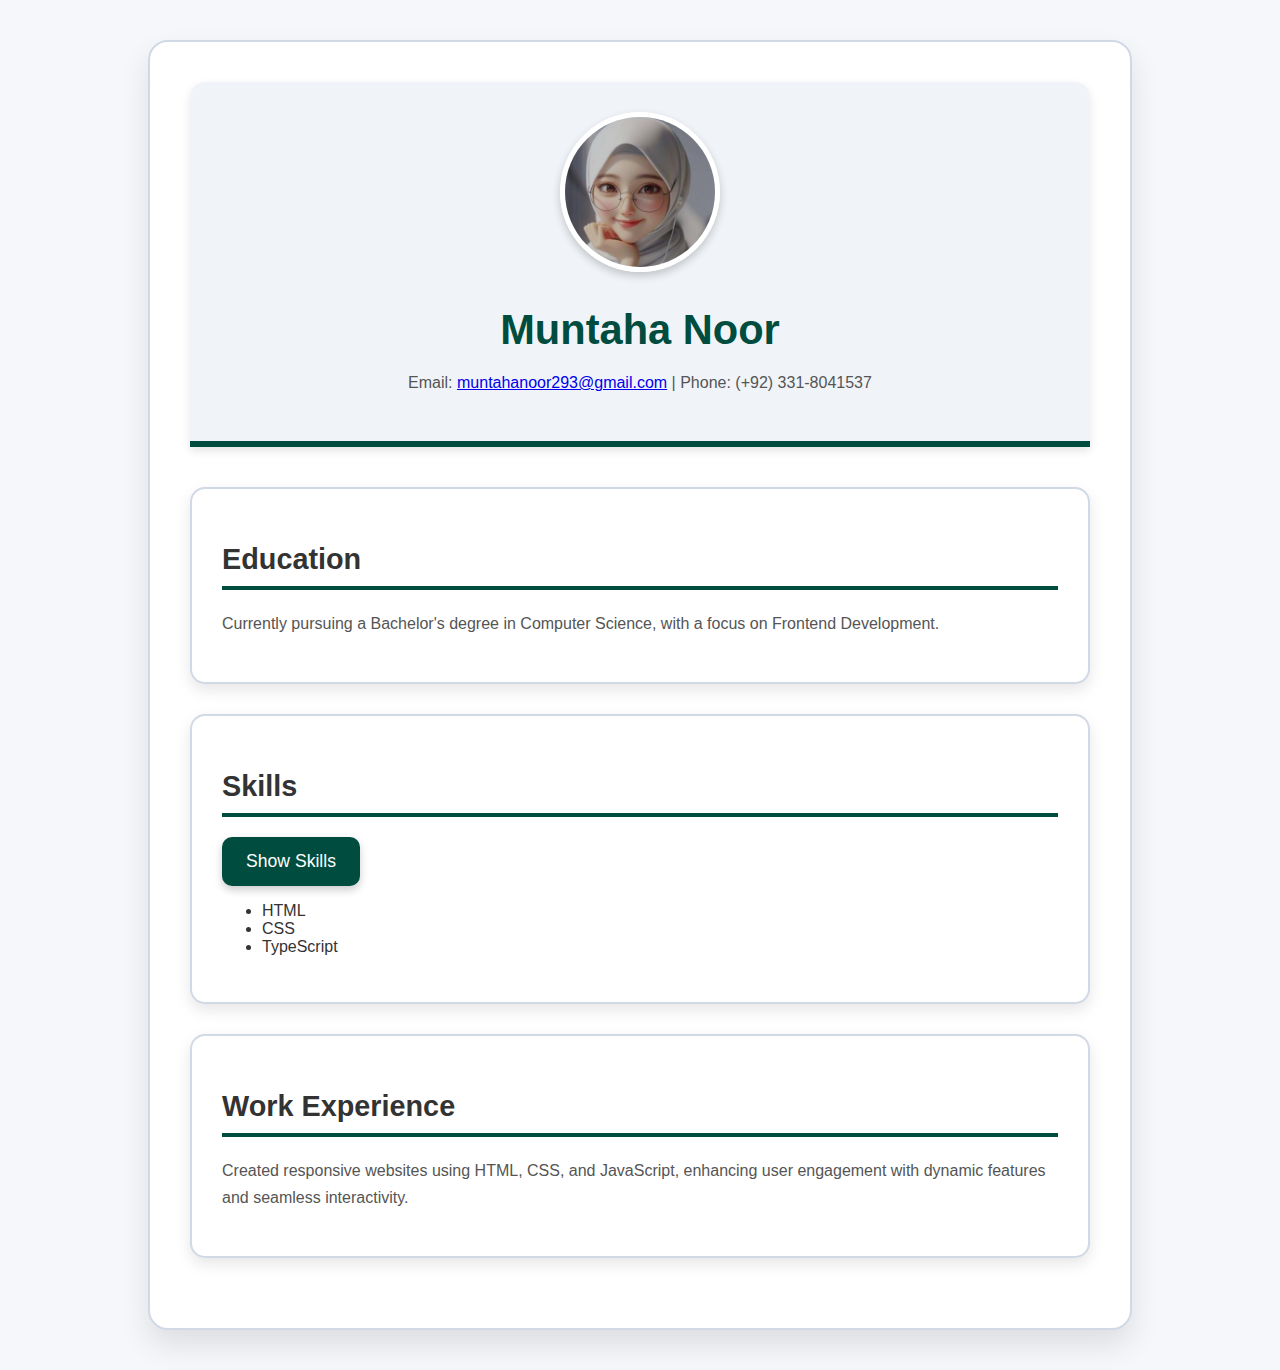
<file: Resume-Builder/MILESTONE 1/index.html>
<!DOCTYPE html>
<html lang="en">
<head>
    <meta charset="UTF-8">
    <meta name="viewport" content="width=device-width, initial-scale=1.0">
    <title>Resume Builder</title>
    <link rel="stylesheet" href="style.css">
</head>
<body>
    <div id="resume">
        <header>
            <img src="profile-pic.jpg" alt="Profile Picture" id="profile-pic">
            <h1 id="name">Muntaha Noor</h1>
            <p id="contact">Email: <a href="mailto:muntahanoor293@gmail.com">muntahanoor293@gmail.com</a> | Phone: (+92) 331-8041537</p>
        </header>
        
        <section id="education">
            <h2>Education</h2>
            <p>Currently pursuing a Bachelor's degree in Computer Science, with a focus on Frontend Development.</p>
        </section>
        
        <section id="skills">
            <h2>Skills</h2>
            <button id="toggle-skills">Show Skills</button>
            <ul id="skills-list" class="hidden">
                <li>HTML</li>
                <li>CSS</li>
                <li>TypeScript</li>
            </ul>
        </section>
        
        <section id="experience">
            <h2>Work Experience</h2>
            <p>Created responsive websites using HTML, CSS, and JavaScript, enhancing user engagement with dynamic features and seamless interactivity.</p>
            
        </section>
        
    </div>
    <script src="script.js"></script>
</body>
</html>
</file>
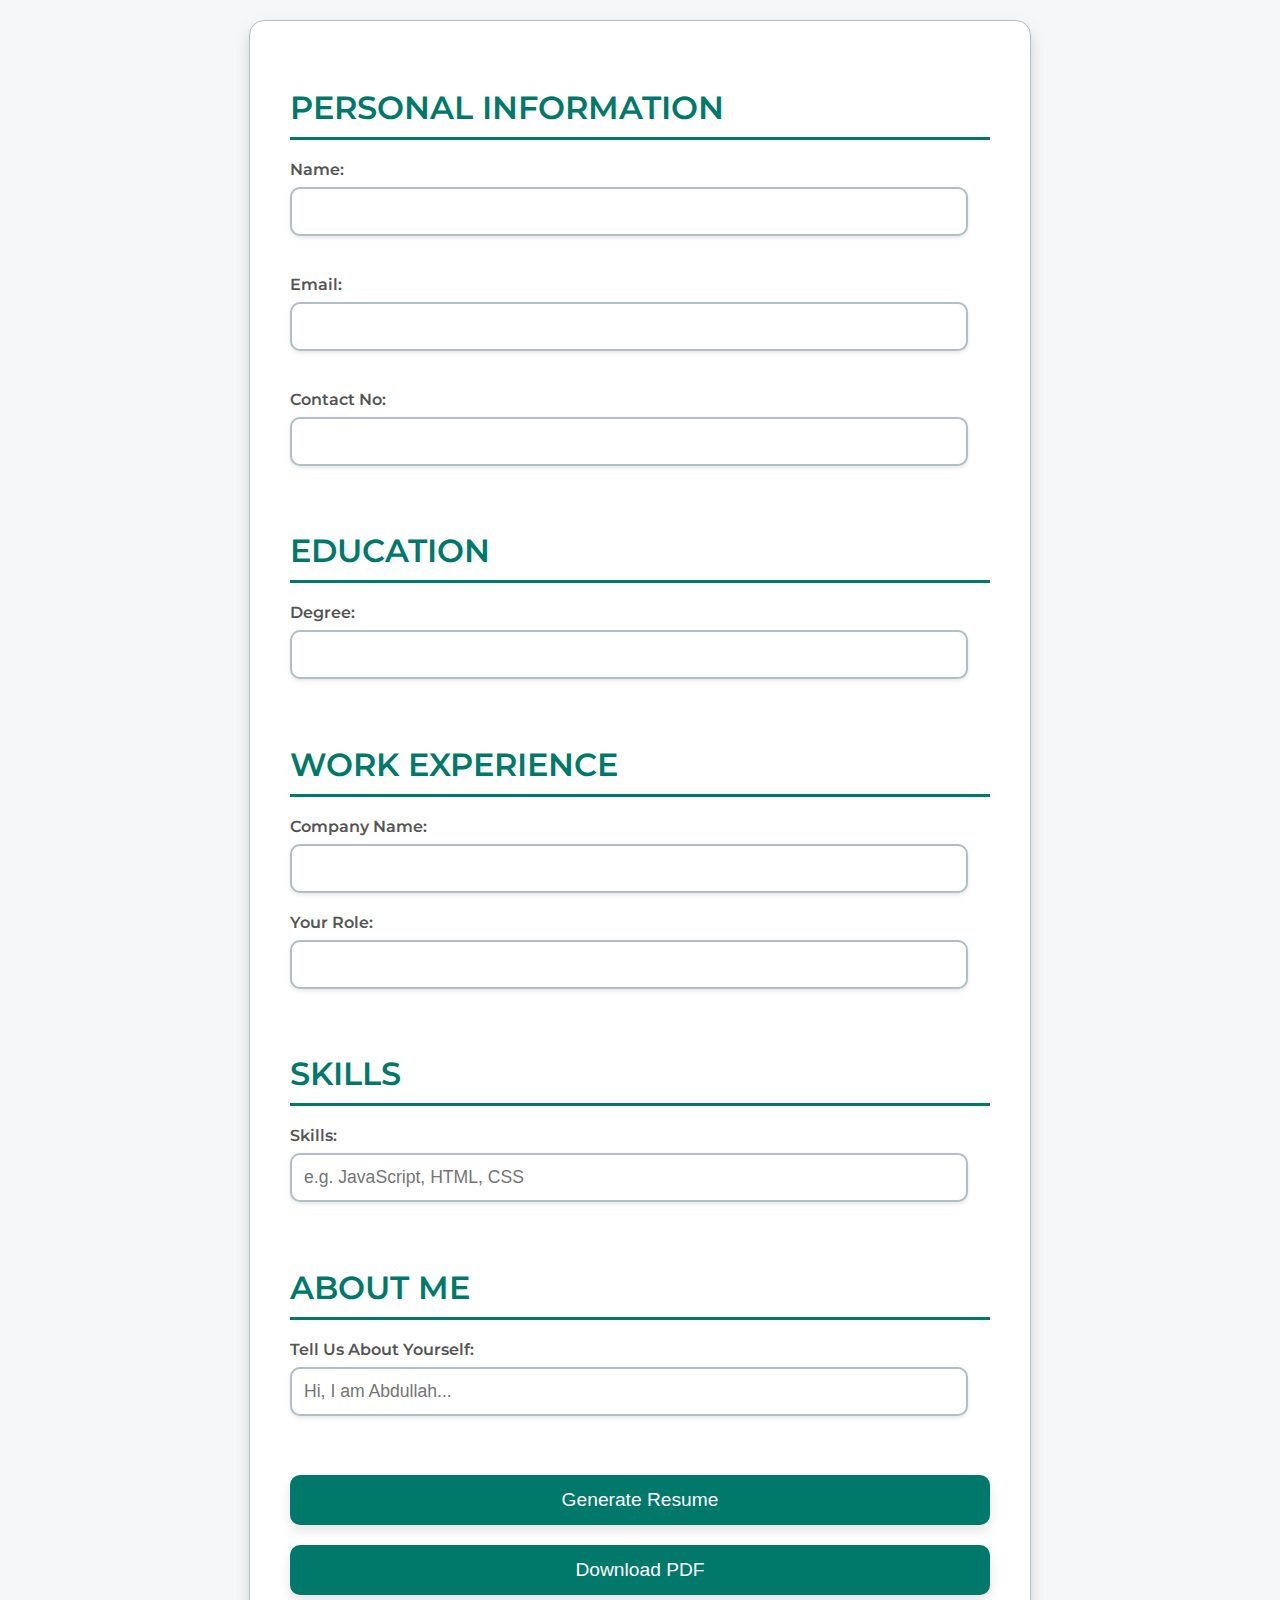
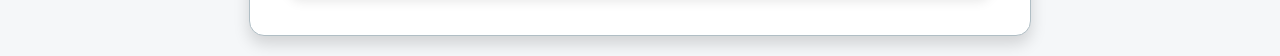
<file: Resume-Builder/MILESTONE 3 and 4/index.html>
<!DOCTYPE html>
<html lang="en">
<head>
    <meta charset="UTF-8">
    <meta name="viewport" content="width=device-width, initial-scale=1.0">
    <title>Dynamic Resume Builder</title>
    <link rel="stylesheet" href="style.css">
    <link rel="preconnect" href="https://fonts.googleapis.com">
    <link rel="preconnect" href="https://fonts.gstatic.com" crossorigin>
    <link href="https://fonts.googleapis.com/css2?family=Montserrat:ital,wght@0,100..900;1,100..900&family=SUSE:wght@100..800&display=swap" rel="stylesheet">
</head>
<body>
    <form id="resumeForm">
        <h2>Personal Information</h2>
        <label for="name">Name:</label>
        <input type="text" id="name" name="name" required><br><br>
      
        <label for="email">Email:</label>
        <input type="email" id="email" name="email" required><br><br>

        <label for="contact">Contact No:</label>
        <input type="text" id="contact" name="contact" required><br><br>
      
        <h2>Education</h2>
        <label for="education">Degree:</label>
        <input type="text" id="education" name="education" required><br><br>
      
        <h2>Work Experience</h2>
        <label for="company">Company Name:</label>
        <input type="text" id="company" name="company"><br>
        <label for="role">Your Role:</label>
        <input type="text" id="role" name="role"><br><br>
      
        <h2>Skills</h2>
        <label for="skills">Skills:</label>
        <input type="text" id="skills" name="skills" placeholder="e.g. JavaScript, HTML, CSS"><br><br>

        <h2>About Me</h2>
        <label for="about">Tell Us About Yourself:</label>
        <input type="text" id="about" name="about" placeholder="Hi, I am Abdullah..."><br><br>
      
        <button type="submit">Generate Resume</button>
        <button id="downloadPdf">Download PDF</button>
    </form>

    <div id="resumeDisplay"></div>

    <script src="scripts.js"></script>
</body>
</html>
</file>
<file: Resume-Builder/MILESTONE 1/style.css>
body {
    font-family: 'Segoe UI', Tahoma, Geneva, Verdana, sans-serif;
    margin: 0;
    padding: 0;
    background-color: #f5f7fa; 
    color: #333; 
}

#resume {
    max-width: 900px;
    margin: 40px auto;
    padding: 40px;
    background: #ffffff; 
    border-radius: 20px; 
    box-shadow: 0 15px 30px rgba(0, 0, 0, 0.1); 
    border: 2px solid #d1d9e6; 
}

header {
    text-align: center;
    background: #f0f4f8; 
    color: #004d40; 
    border-bottom: 6px solid #004d40;
    padding: 30px 20px;
    margin-bottom: 40px;
    border-radius: 15px 15px 0 0; 
    box-shadow: 0 4px 10px rgba(0, 0, 0, 0.1); 
}

#profile-pic {
    width: 150px;
    height: 150px;
    border-radius: 50%;
    border: 5px solid #ffffff; 
    object-fit: cover;
    margin-bottom: 20px;
    box-shadow: 0 4px 8px rgba(0, 0, 0, 0.2); 
}

h1 {
    margin: 10px 0;
    color: #004d40; 
    font-size: 2.6em;
    font-weight: bold;
}

p {
    margin: 15px 0;
    line-height: 1.7;
    color: #555;
}

section {
    margin: 30px 0;
    padding: 30px;
    border-radius: 15px;
    background-color: #ffffff; 
    border: 2px solid #d1d9e6; 
    box-shadow: 0 6px 15px rgba(0, 0, 0, 0.1); 
}

h2 {
    margin-bottom: 20px;
    color: #333; 
    font-size: 1.8em;
    border-bottom: 4px solid #004d40; 
    padding-bottom: 10px;
    font-weight: 600;
}

button {
    background-color: #004d40; 
    color: #ffffff;
    border: none;
    padding: 14px 24px;
    border-radius: 10px;
    cursor: pointer;
    font-size: 1.1em;
    transition: background-color 0.3s, transform 0.3s;
    box-shadow: 0 4px 8px rgba(0, 0, 0, 0.2);
}

button:hover {
    background-color: #00251a;
    transform: scale(1.05); 
}

@media (max-width: 768px) {
    #resume {
        padding: 25px;
        margin: 20px;
    }

    #profile-pic {
        width: 120px;
        height: 120px;
    }

    h1 {
        font-size: 2.2em;
    }

    h2 {
        font-size: 1.6em;
    }

    button {
        padding: 12px 20px;
        font-size: 1em;
    }
}
</file>
<file: Resume-Builder/MILESTONE 3 and 4/style.css>
/* body {
    font-family: 'Montserrat', sans-serif;
    background-color: #f5f7f9; 
    color: #333;
    margin: 0;
    padding: 0;
    display: flex;
    justify-content: center;
    align-items: center;
    min-height: 100vh;
}

form {
    background-color: #ffffff;
    border-radius: 15px; 
    padding: 40px;
    box-shadow: 0 8px 16px rgba(0, 0, 0, 0.15);
    max-width: 700px;
    width: 100%;
    margin: 20px;
    border: 1px solid #b0bec5;
}

h2 {
    color: #00796b; 
    font-size: 2em;
    margin-bottom: 20px;
    border-bottom: 3px solid #00796b; 
    padding-bottom: 10px;
    font-weight: 600;
    text-transform: uppercase;
 }


label {
    display: block;
    margin-bottom: 8px;
    font-weight: 600; 
    color: #555;
}

input[type="text"],
input[type="email"] {
    width: calc(100% - 22px); 
    padding: 12px;
    border: 2px solid #b0bec5;
    border-radius: 10px; 
    margin-bottom: 20px;
    box-sizing: border-box; 
    font-size: 1.1em;
    box-shadow: 0 2px 4px rgba(0, 0, 0, 0.1); 
    transition: border-color 0.3s, box-shadow 0.3s, transform 0.3s; 
}


input[type="text"]:focus,
input[type="email"]:focus,
input[type="text"]:hover,
input[type="email"]:hover {
    border-color: #00796b; 
    box-shadow: 0 0 8px rgba(0, 121, 107, 0.3); 
    outline: none;
    transform: scale(1.02); 
}



button {
    background-color: #00796b;
    color: #ffffff; 
    border: none;
    padding: 14px 24px;
    border-radius: 10px;
    cursor: pointer;
    font-size: 1.2em;
    transition: background-color 0.3s, transform 0.3s;
    display: block;
    width: 100%;
    box-shadow: 0 6px 12px rgba(0, 0, 0, 0.1); 
    margin-top: 20px; 
}

button:hover {
    background-color: #004d40;
    transform: scale(1.05); 
}

@media (max-width: 768px) {
    form {
        padding: 20px;
        margin: 10px;
    }

    h2 {
        font-size: 1.6em;
    }

    input[type="text"],
    input[type="email"] {
        padding: 10px;
        font-size: 1em;
    }

    button {
        padding: 12px;
        font-size: 1.1em;
    }
}

section {
    margin: 30px 0;
    padding: 25px;
    border-radius: 12px;
    background-color: #ffffff; 
    border: 2px solid #b0bec5; 
    box-shadow: 0 6px 12px rgba(0, 0, 0, 0.1); 

section h2 {
    border-bottom: 3px solid #00796b;
    padding-bottom: 12px;
    margin-bottom: 20px;
}
}


         */


         /* style.css */

body {
    font-family: 'Montserrat', sans-serif;
    background-color: #f5f7f9;
    color: #333;
    margin: 0;
    padding: 0;
    display: flex;
    justify-content: center;
    align-items: center;
    min-height: 100vh;
}

form {
    background-color: #ffffff;
    border-radius: 15px;
    padding: 40px;
    box-shadow: 0 8px 16px rgba(0, 0, 0, 0.15);
    max-width: 700px;
    width: 100%;
    margin: 20px;
    border: 1px solid #b0bec5;
}

h2 {
    color: #00796b;
    font-size: 2em;
    margin-bottom: 20px;
    border-bottom: 3px solid #00796b;
    padding-bottom: 10px;
    font-weight: 600;
    text-transform: uppercase;
}

label {
    display: block;
    margin-bottom: 8px;
    font-weight: 600;
    color: #555;
}

input[type="text"],
input[type="email"] {
    width: calc(100% - 22px);
    padding: 12px;
    border: 2px solid #b0bec5;
    border-radius: 10px;
    margin-bottom: 20px;
    box-sizing: border-box;
    font-size: 1.1em;
    box-shadow: 0 2px 4px rgba(0, 0, 0, 0.1);
    transition: border-color 0.3s, box-shadow 0.3s, transform 0.3s;
}

input[type="text"]:focus,
input[type="email"]:focus,
input[type="text"]:hover,
input[type="email"]:hover {
    border-color: #00796b;
    box-shadow: 0 0 8px rgba(0, 121, 107, 0.3);
    outline: none;
    transform: scale(1.02);
}

button {
    background-color: #00796b;
    color: #ffffff;
    border: none;
    padding: 14px 24px;
    border-radius: 10px;
    cursor: pointer;
    font-size: 1.2em;
    transition: background-color 0.3s, transform 0.3s;
    display: block;
    width: 100%;
    box-shadow: 0 6px 12px rgba(0, 0, 0, 0.1);
    margin-top: 20px;
}

button:hover {
    background-color: #004d40;
    transform: scale(1.05);
}

@media (max-width: 768px) {
    form {
        padding: 20px;
        margin: 10px;
    }

    h2 {
        font-size: 1.6em;
    }

    input[type="text"],
    input[type="email"] {
        padding: 10px;
        font-size: 1em;
    }

    button {
        padding: 12px;
        font-size: 1.1em;
    }
}
</file>
